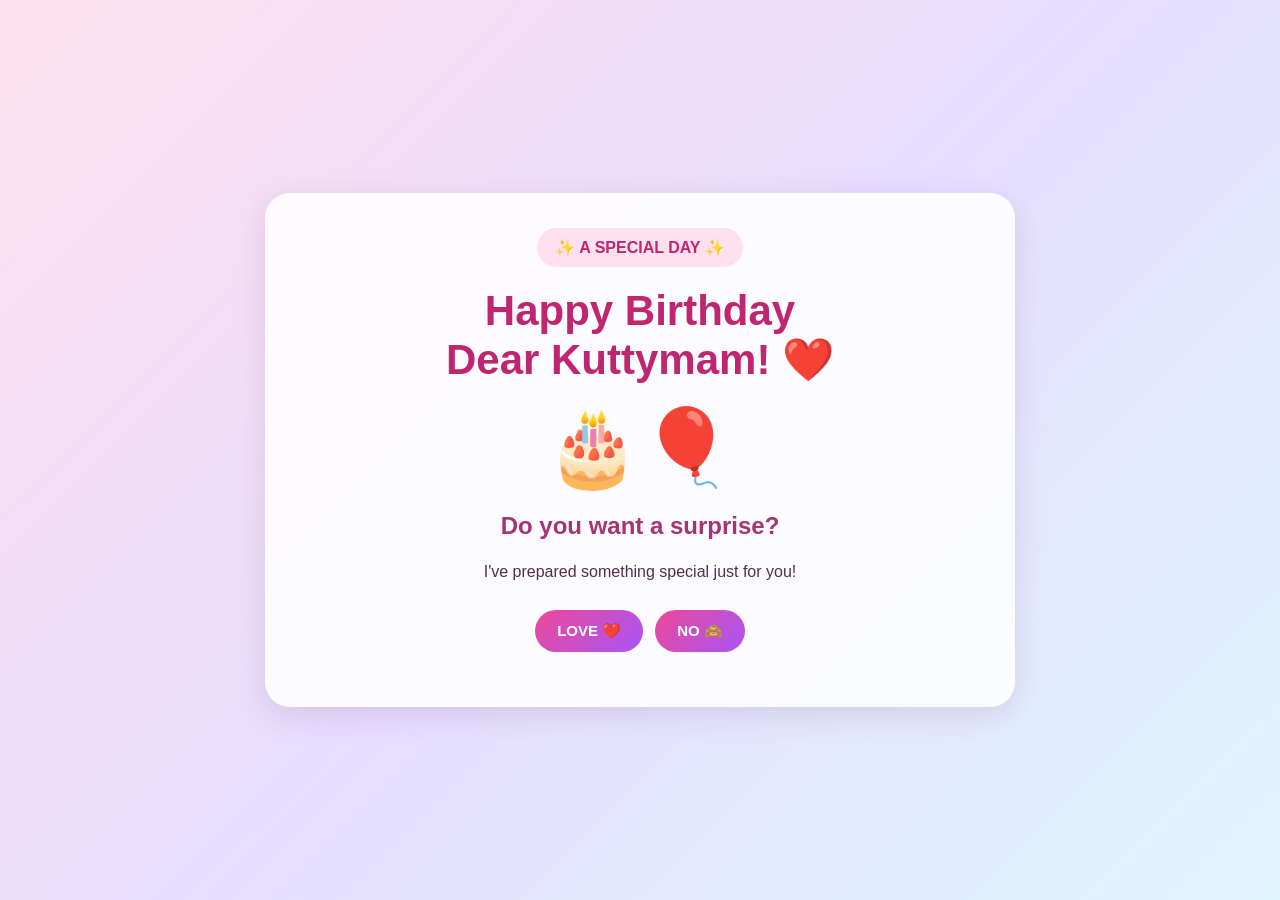
<file: index.html>
<!DOCTYPE html>
<html lang="en">
<head>
    <meta charset="UTF-8">
    <meta name="viewport" content="width=device-width, initial-scale=1">
    <title>Birthday Surprise 💗</title>
    <base target="websiteFrame">
    <link rel="stylesheet" href="style.css">
</head>
<body>
<section class="page">
    <div class="content">
        <div class="tag">✨ A SPECIAL DAY ✨</div>
        <h1>Happy Birthday<br>Dear Kuttymam! ❤️</h1>
        <div class="emoji">🎂🎈</div>
        <h2>Do you want a surprise?</h2>
        <p>I've prepared something special just for you!</p>
        <div class="button-group">
            <a href="letter.html" class="btn">LOVE ❤️</a>
            <button onclick="noMessage()">NO 🙈</button>
        </div>
        <p class="message" id="response"></p>
    </div>
</section>
<script>
function noMessage() {
    document.getElementById("response").innerHTML =
    "No option illa! 😂 You must accept my surprise! ❤️";
}
</script>
<script src="song.js"></script>
</body>
</html>
</file>
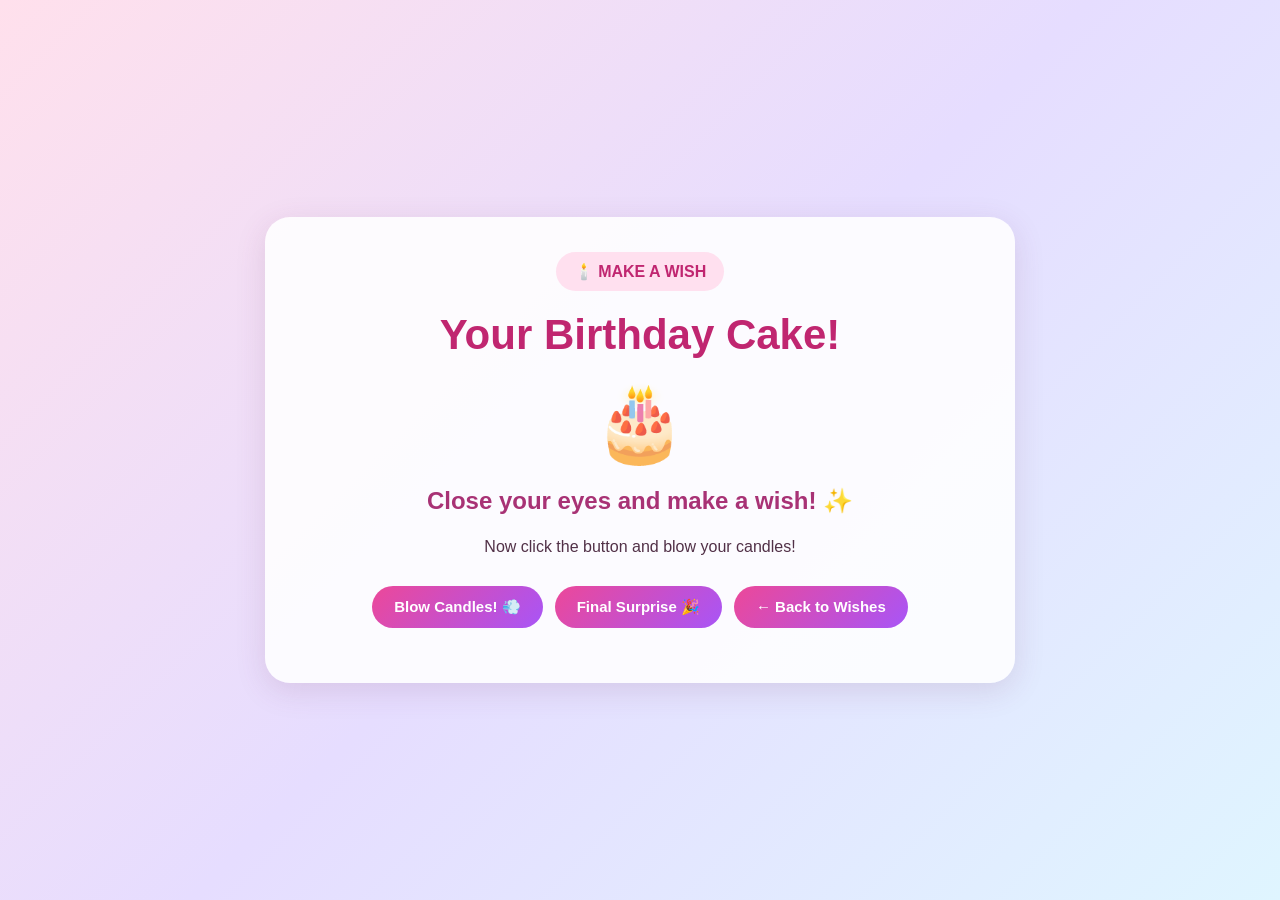
<file: cake.html>
<!DOCTYPE html>
<html lang="en">
<head>
    <meta charset="UTF-8">
    <meta name="viewport" content="width=device-width, initial-scale=1">
    <title>Birthday Cake 🎂</title>
    <base target="websiteFrame">
    <link rel="stylesheet" href="style.css">
</head>
<body>
<section class="page">
<div class="content">
    <div class="tag">🕯️ MAKE A WISH</div>
    <h1>Your Birthday Cake!</h1>
    <div class="emoji" id="cake">🎂</div>
    <h2>Close your eyes and make a wish! ✨</h2>
    <p>Now click the button and blow your candles!</p>

    <div class="button-group">
        <button onclick="blowCandles()">Blow Candles! 💨</button>
        <a href="surprise.html" class="btn">Final Surprise 🎉</a>
        <a href="wishes.html" class="btn">← Back to Wishes</a>
    </div>

    <p class="message" id="cakeMessage"></p>
</div>
</section>

<script>
function blowCandles() {
    document.getElementById("cake").innerHTML = "🍰";
    document.getElementById("cakeMessage").innerHTML =
        "Wish granted! May all your dreams come true! 🥳❤️";
}
</script>
<script src="song.js"></script>
</body>
</html>
</file>
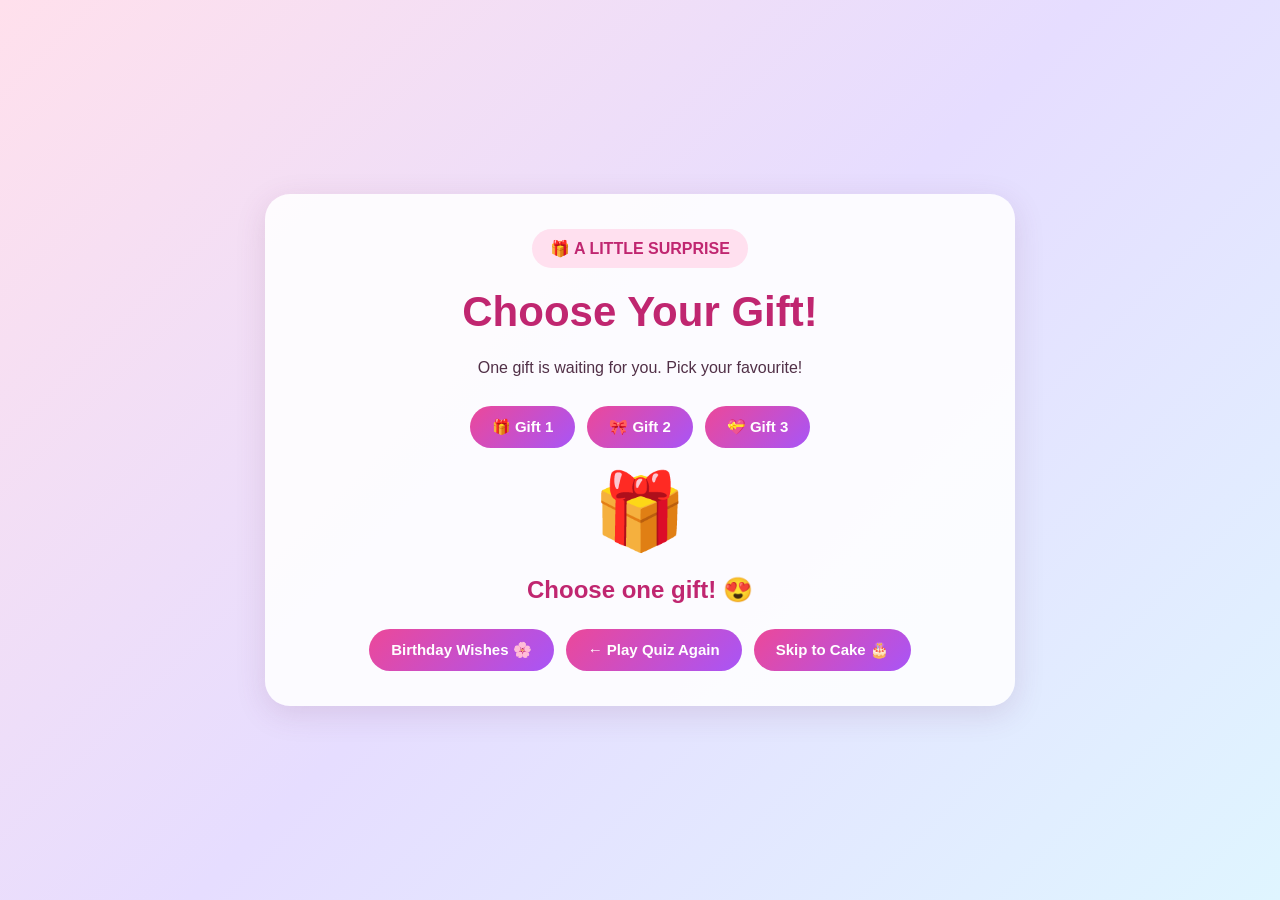
<file: game.html>
<!DOCTYPE html>
<html lang="en">
<head>
    <meta charset="UTF-8">
    <meta name="viewport" content="width=device-width, initial-scale=1">
    <title>Choose Your Gift</title>
    <base target="websiteFrame">
    <link rel="stylesheet" href="style.css">
</head>
<body>
<section class="page">
    <div class="content">
        <div class="tag">🎁 A LITTLE SURPRISE</div>
        <h1>Choose Your Gift!</h1>
        <p>One gift is waiting for you. Pick your favourite!</p>

        <div class="button-group">
            <button class="btn gift" onclick="openGift(1)">🎁 Gift 1</button>
            <button class="btn gift" onclick="openGift(2)">🎀 Gift 2</button>
            <button class="btn gift" onclick="openGift(3)">💝 Gift 3</button>
        </div>

        <div class="emoji" id="giftEmoji">🎁</div>
        <h2 class="message" id="giftMessage">Choose one gift! 😍</h2>

        <div class="button-group">
            <a href="wishes.html" class="btn">Birthday Wishes 🌸</a>
            <a href="quiz.html" class="btn">← Play Quiz Again</a>
            <a href="cake.html" class="btn">Skip to Cake 🎂</a>
        </div>
    </div>
</section>

<script>
function openGift(number) {
    const gifts = {
        1: ["💖", "Your gift is unlimited LOVE! You are special!"],
        2: ["👑", "Your gift is a crown! You are today's QUEEN!"],
        3: ["🧸", "Your gift is a big virtual hug! 🤗"]
    };

    document.getElementById("giftEmoji").innerHTML = gifts[number][0];
    document.getElementById("giftMessage").innerHTML = gifts[number][1];
}
</script>
<script src="song.js"></script>
</body>
</html>
</file>
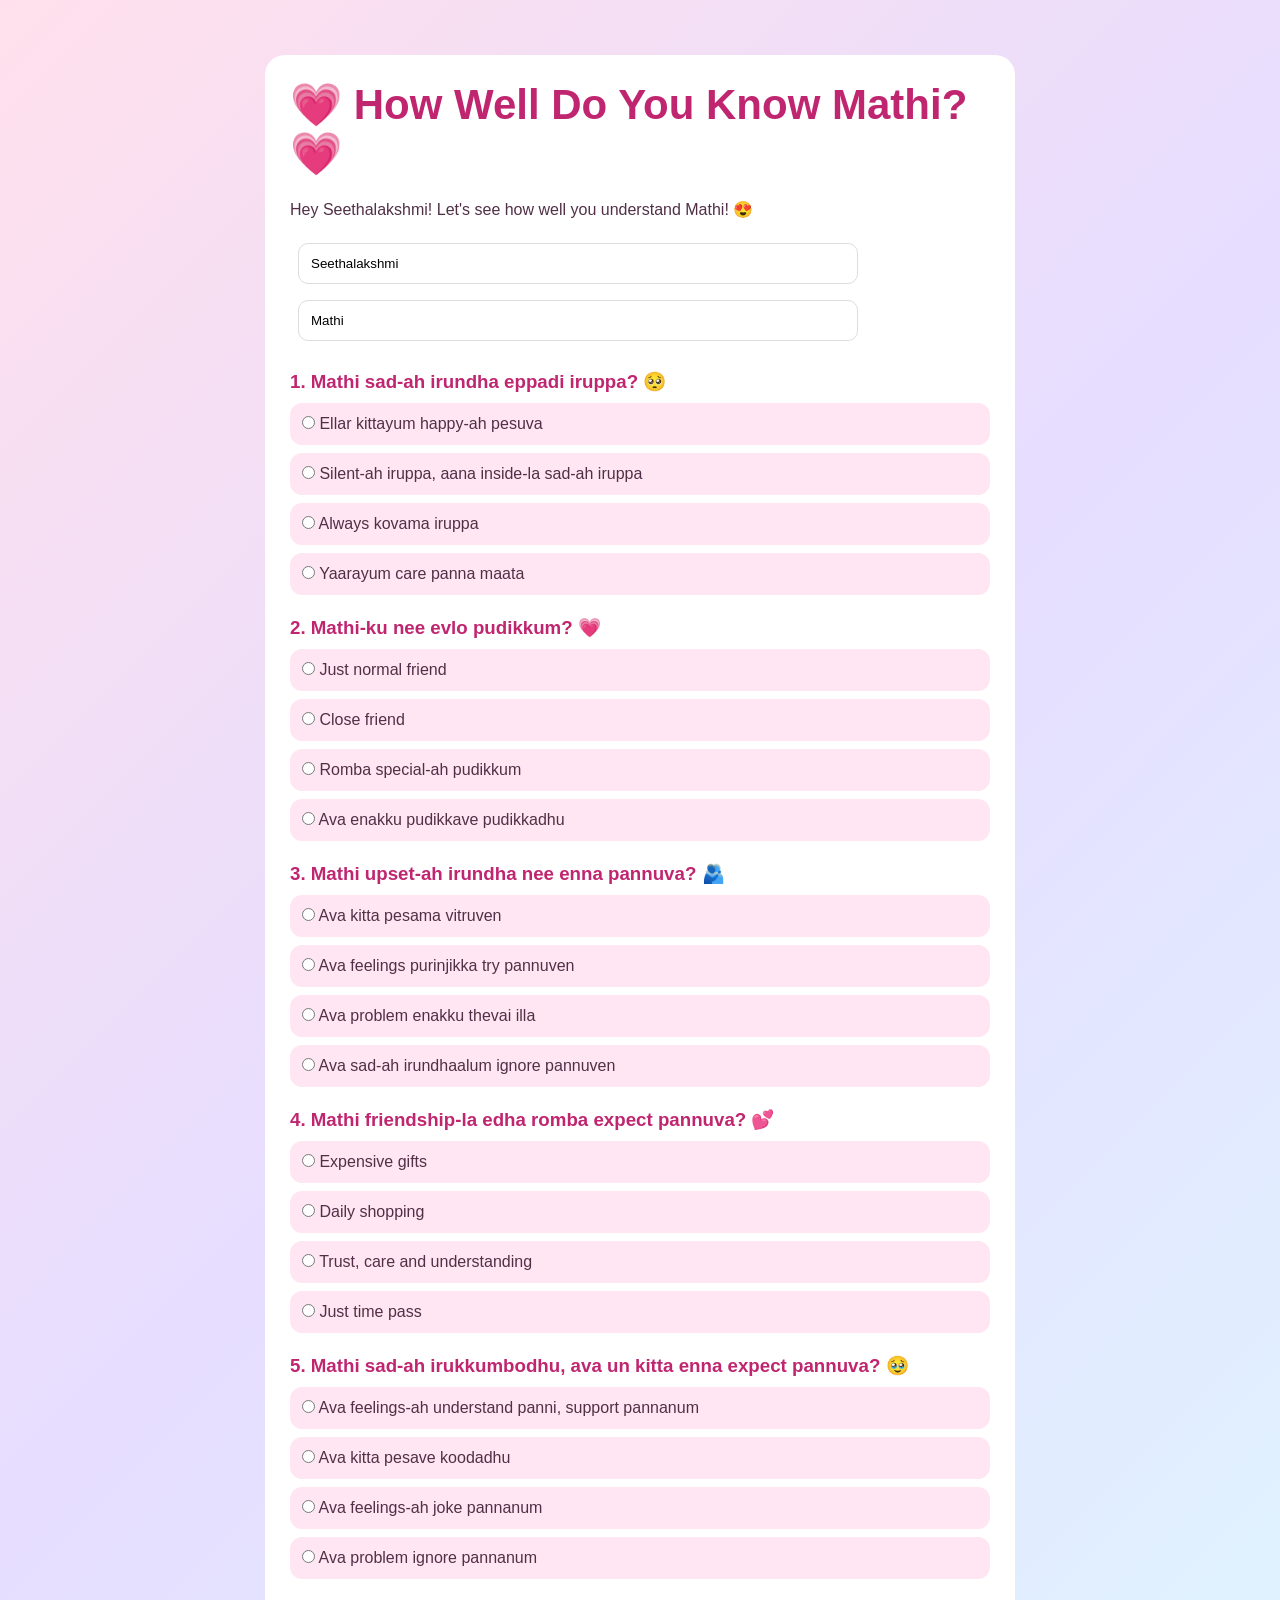
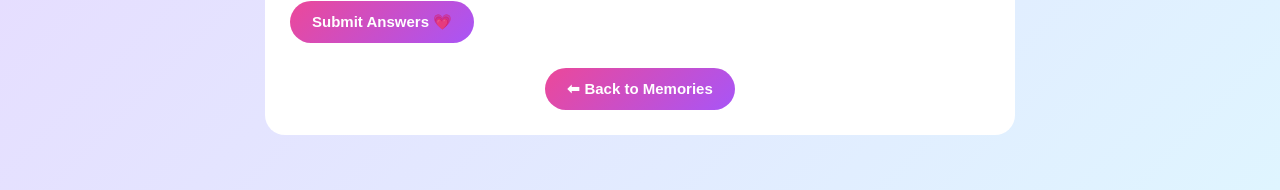
<file: gift.html>
<!DOCTYPE html>
<html lang="en">
<head>
    <meta charset="UTF-8">
    <meta name="viewport" content="width=device-width, initial-scale=1">
    <title>Choose Your Gift 🎁</title>

    <base target="websiteFrame">
    <link rel="stylesheet" href="style.css">

    <style>
        /* GIFT POPUP */
        .gift-popup {
            display: none;
            position: fixed;
            inset: 0;
            background: rgba(40, 20, 50, 0.75);
            z-index: 9999;
            justify-content: center;
            align-items: center;
            padding: 20px;
        }

        .gift-card {
            background: linear-gradient(135deg, #fff0f6, #f4e6ff);
            width: 100%;
            max-width: 370px;
            padding: 30px 22px;
            border-radius: 25px;
            text-align: center;
            box-shadow: 0 10px 35px rgba(0,0,0,0.25);
            position: relative;
            animation: popIn 0.4s ease;
        }

        @keyframes popIn {
            from {
                transform: scale(0.6);
                opacity: 0;
            }
            to {
                transform: scale(1);
                opacity: 1;
            }
        }

        .gift-item {
            font-size: 85px;
            margin: 15px 0;
            animation: bounce 1.5s infinite;
        }

        @keyframes bounce {
            0%, 100% { transform: translateY(0); }
            50% { transform: translateY(-10px); }
        }

        .gift-card h2 {
            color: #d63384;
            margin-bottom: 12px;
        }

        .gift-card p {
            color: #754568;
            font-size: 17px;
            line-height: 1.6;
            margin-bottom: 20px;
        }

        .close-gift {
            background: #e7549b;
            color: white;
            border: none;
            padding: 11px 25px;
            border-radius: 25px;
            font-size: 15px;
            cursor: pointer;
        }

        .close-gift:hover {
            background: #c9367e;
        }

        .gift-card .gift-subtitle {
            color: #b34d87;
            font-weight: bold;
            font-size: 14px;
        }
    </style>
</head>

<body>

<section class="page">
<div class="content">

    <div class="tag">🎁 A LITTLE SURPRISE</div>

    <h1>Choose Your Gift!</h1>

    <p>One gift is waiting for you. Pick your favourite!</p>

    <div class="button-group">
        <button onclick="openGift(1)">🎁 Gift 1</button>
        <button onclick="openGift(2)">🎀 Gift 2</button>
        <button onclick="openGift(3)">💝 Gift 3</button>
    </div>

    <div class="emoji" id="giftEmoji">🎁</div>

    <h2 id="giftMessage">Choose one gift! 😍</h2>

    <div class="button-group">
        <a href="wishes.html" class="btn">Birthday Wishes 🌸</a>
        <a href="quiz.html" class="btn">← Play Quiz Again</a>
        <a href="cake.html" class="btn">Skip to Cake 🎂</a>
    </div>

</div>
</section>


<!-- GIFT POPUP -->
<div class="gift-popup" id="giftPopup">

    <div class="gift-card">

        <div class="gift-subtitle">A SPECIAL GIFT FOR YOU 💗</div>

        <div class="gift-item" id="popupGift">🖼️</div>

        <h2 id="popupTitle">Your Special Gift!</h2>

        <p id="popupQuote">
            You deserve all the happiness in the world! 💕
        </p>

        <button class="close-gift" onclick="closeGift()">
            Close 💗
        </button>

    </div>

</div>


<script>

if (sessionStorage.getItem("mathiGiftUnlocked") !== "yes") {
    alert("Please complete the quiz with 5/5 first! 💗");
    window.location.replace("quiz.html");
}

function openGift(number) {

    const gifts = {

        1: {
            emoji: "🖼️",
            title: "A Beautiful Photo Frame! 💖",
            quote: "Some memories are priceless, and some people make every memory beautiful. Keep smiling and creating beautiful memories! 🌸"
        },

        2: {
            emoji: "✨💎",
            title: "Beautiful Jhumkas! 💕",
            quote: "May your life sparkle as beautifully as these jhumkas. Never stop shining, because your smile is your prettiest jewellery! 👑"
        },

        3: {
            emoji: "⌚",
            title: "A Lovely Watch! 🎀",
            quote: "Time flies, but beautiful moments stay forever. May every second of your life be filled with happiness, love and success! 💗"
        }

    };

    document.getElementById("popupGift").innerHTML = gifts[number].emoji;
    document.getElementById("popupTitle").innerHTML = gifts[number].title;
    document.getElementById("popupQuote").innerHTML = gifts[number].quote;

    document.getElementById("giftEmoji").innerHTML = gifts[number].emoji;
    document.getElementById("giftMessage").innerHTML = gifts[number].title;

    document.getElementById("giftPopup").style.display = "flex";
}

function closeGift() {
    document.getElementById("giftPopup").style.display = "none";
}

document.getElementById("giftPopup").addEventListener("click", function(event) {
    if (event.target === this) {
        closeGift();
    }
});

</script>

<script src="song.js"></script>

</body>
</html>
</file>
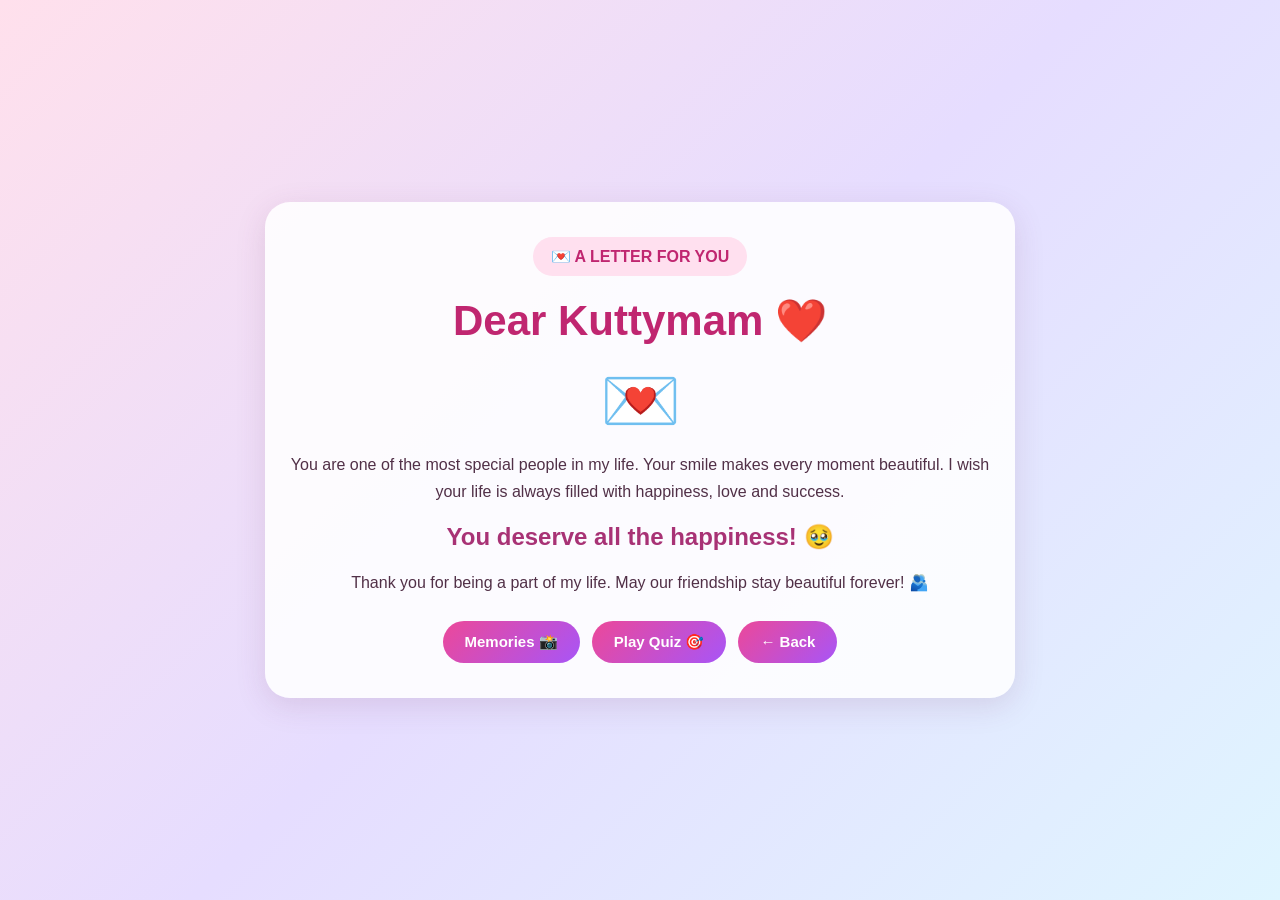
<file: letter.html>
<!DOCTYPE html>
<html lang="en">
<head>
    <meta charset="UTF-8">
    <meta name="viewport" content="width=device-width, initial-scale=1">
    <title>Birthday Letter 💌</title>

    <base target="websiteFrame">
    <link rel="stylesheet" href="style.css">

    <style>
        .letter-emoji {
            cursor: pointer;
            display: inline-block;
            font-size: 65px;
            transition: transform 0.3s;
        }

        .letter-emoji:hover {
            transform: scale(1.2) rotate(-10deg);
        }

        .letter-popup {
            display: none;
            position: fixed;
            inset: 0;
            background: rgba(35, 15, 45, 0.78);
            z-index: 9999;
            justify-content: center;
            align-items: center;
            padding: 20px;
        }

        .letter-card {
            background: linear-gradient(145deg, #fff5f8, #f4e8ff);
            width: 100%;
            max-width: 390px;
            max-height: 90vh;
            overflow-y: auto;
            padding: 30px 24px;
            border-radius: 22px;
            text-align: center;
            box-shadow: 0 10px 35px rgba(0,0,0,0.25);
            animation: letterOpen 0.5s ease;
            position: relative;
        }

        @keyframes letterOpen {
            from {
                opacity: 0;
                transform: translateY(30px) scale(0.8);
            }
            to {
                opacity: 1;
                transform: translateY(0) scale(1);
            }
        }

        .letter-paper {
            background: #fffdf7;
            padding: 22px 18px;
            border: 1px solid #f4c8d9;
            border-radius: 12px;
            margin: 18px 0;
            box-shadow: 0 4px 12px rgba(0,0,0,0.06);
        }

        .letter-paper h2 {
            color: #d64b89;
            margin-bottom: 15px;
        }

        .letter-paper p {
            color: #76546b;
            line-height: 1.8;
            font-size: 16px;
        }

        .letter-close {
            background: #e7549b;
            color: white;
            border: none;
            padding: 11px 28px;
            border-radius: 25px;
            cursor: pointer;
            font-size: 15px;
        }

        .letter-close:hover {
            background: #c9367e;
        }
    </style>
</head>

<body>

<section class="page">
    <div class="content">

        <div class="tag">💌 A LETTER FOR YOU</div>

        <h1>Dear Kuttymam ❤️</h1>

        <div class="letter-emoji" onclick="openLetter()">💌</div>

        <p>
            You are one of the most special people in my life.
            Your smile makes every moment beautiful.
            I wish your life is always filled with happiness,
            love and success.
        </p>

        <h2>You deserve all the happiness! 🥹</h2>

        <p>
            Thank you for being a part of my life.
            May our friendship stay beautiful forever! 🫂
        </p>

        <div class="button-group">
            <a href="memories.html" class="btn">Memories 📸</a>
            <a href="quiz.html" class="btn">Play Quiz 🎯</a>
            <a href="index.html" class="btn">← Back</a>
        </div>

    </div>
</section>


<!-- LETTER POPUP -->
<div class="letter-popup" id="letterPopup">

    <div class="letter-card">

        <div style="font-size:35px;">💌</div>

  
<div class="letter-paper">

    <h2>To My Dearest Kuttymam ❤️</h2>

    <p>
        Dear Kuttymam,
        <br><br>

        Whenever I see you, I feel like I am seeing
        my own mother. I am not just saying this casually;
        I genuinely mean it. 🥹
        <br><br>

        Whenever I feel low, just sitting beside you
        makes me feel better. Being around you gives me
        the same comfort, warmth and peace that I feel
        with my mom. ❤️
        <br><br>

        After college, I always wait for you to come hostel.
        I keep wondering when I will get to see you.
        Even spending a little time with you makes my day
        so much better. 🫂
        <br><br>

        Some people make us happy by talking,
        but some people make us happy just by being there.
        You are that special person in my life. 💗
        <br><br>

        Thank you for making me feel safe, loved
        and cared for. I hope our bond stays beautiful
        forever.
        <br><br>

        No matter how old I grow,
        I will always be your little one. 🥹
        <br><br>

        <b>I love you so much, Kuttymam! ❤️</b>
        <br><br>

        <b>With lots of love,</b>
        <br>
        Your KuttyMam ❤️
    </p>

</div>


        <button class="letter-close" onclick="closeLetter()">
            Close Letter 💕
        </button>

    </div>

</div>


<script>
function openLetter() {
    document.getElementById("letterPopup").style.display = "flex";
}

function closeLetter() {
    document.getElementById("letterPopup").style.display = "none";
}

document.getElementById("letterPopup").addEventListener("click", function(event) {
    if (event.target === this) {
        closeLetter();
    }
});
</script>

<script src="song.js"></script>

</body>
</html>
</file>
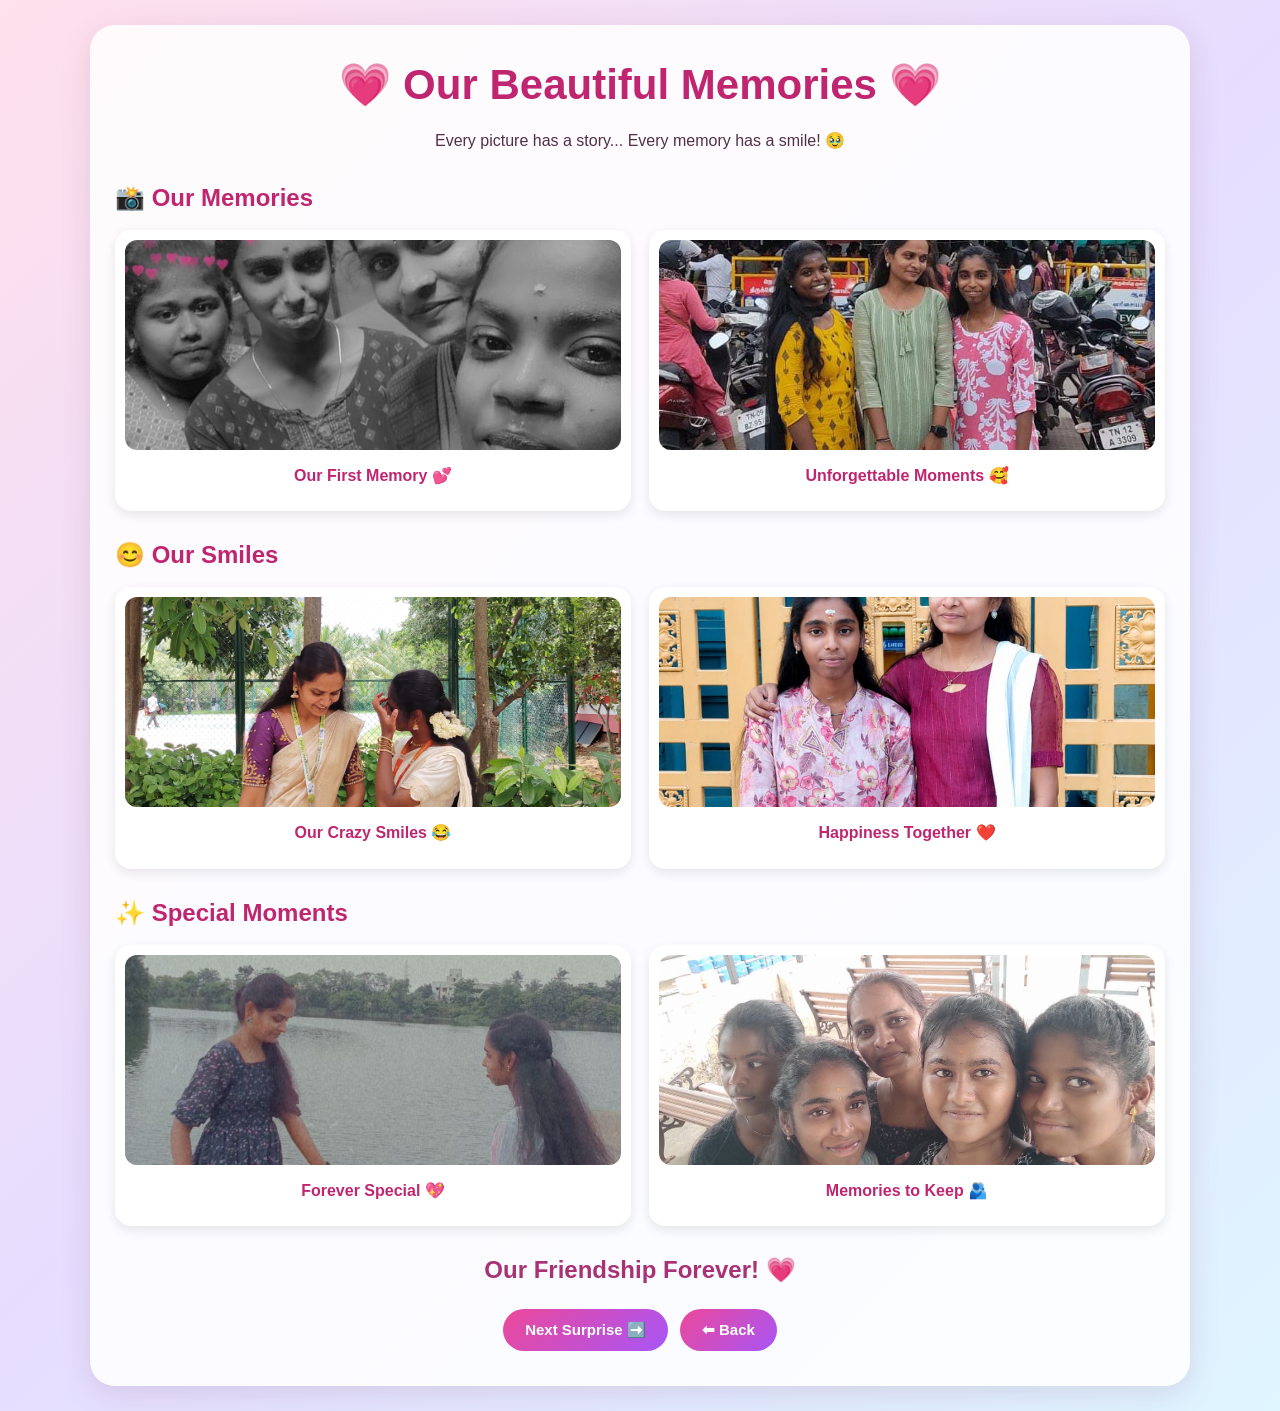
<file: memories.html>
<!DOCTYPE html>
<html lang="en">
<head>
    <meta charset="UTF-8">
    <meta name="viewport" content="width=device-width, initial-scale=1">
    <title>Our Memories 💗</title>
    <base target="websiteFrame">
    <link rel="stylesheet" href="style.css">
    <style>
        .content { max-width: 1100px; }
        .memory-section { margin: 30px 0; text-align: left; }
        .memory-section h2 { color: #c02670; }
        .photo-gallery {
            display: grid;
            grid-template-columns: repeat(2, minmax(0, 1fr));
            gap: 18px;
        }
        .photo-card {
            position: relative;
            background: white;
            padding: 10px;
            border-radius: 16px;
            cursor: pointer;
            transition: 0.3s;
            box-shadow: 0 4px 12px #00000018;
        }
        .photo-card img {
            width: 100%;
            height: 210px;
            object-fit: cover;
            border-radius: 12px;
            display: block;
            transition: 0.3s;
        }
        .photo-card p { color: #c02670; text-align: center; font-weight: bold; }
        .photo-card.active {
            background: linear-gradient(135deg, #ffb6d5, #d8baff);
            outline: 3px solid #d63384;
            box-shadow: 0 0 20px #d6338480;
            transform: scale(1.02);
        }
        .photo-card.active img { filter: saturate(1.3); transform: scale(0.97); }
        .heart {
            position: absolute;
            top: 35%;
            left: 45%;
            font-size: 30px;
            pointer-events: none;
            animation: floatHeart 1s forwards;
        }
        @keyframes floatHeart {
            from { opacity: 1; transform: translateY(0); }
            to { opacity: 0; transform: translateY(-70px); }
        }
        @media(max-width: 600px) {
            .photo-gallery { grid-template-columns: 1fr; }
            .photo-card img { height: 230px; }
        }
    </style>
</head>
<body>
<section class="page">
<div class="content">
    <h1>💗 Our Beautiful Memories 💗</h1>
    <p>Every picture has a story... Every memory has a smile! 🥹</p>

    <section class="memory-section">
        <h2>📸 Our Memories</h2>
        <div class="photo-gallery">
            <div class="photo-card" onclick="selectPhoto(this)">
                <img src="1.jpeg" alt="Memory 1">
                <p>Our First Memory 💕</p>
            </div>
            <div class="photo-card" onclick="selectPhoto(this)">
                <img src="2.jpeg" alt="Memory 2">
                <p>Unforgettable Moments 🥰</p>
            </div>
        </div>
    </section>

    <section class="memory-section">
        <h2>😊 Our Smiles</h2>
        <div class="photo-gallery">
            <div class="photo-card" onclick="selectPhoto(this)">
                <img src="4.jpeg" alt="Smile 1">
                <p>Our Crazy Smiles 😂</p>
            </div>
            <div class="photo-card" onclick="selectPhoto(this)">
                <img src="9.jpeg" alt="Smile 2">
                <p>Happiness Together ❤️</p>
            </div>
        </div>
    </section>

    <section class="memory-section">
        <h2>✨ Special Moments</h2>
        <div class="photo-gallery">
            <div class="photo-card" onclick="selectPhoto(this)">
                <img src="3.jpeg" alt="Special 1">
                <p>Forever Special 💖</p>
            </div>
            <div class="photo-card" onclick="selectPhoto(this)">
                <img src="5.jpeg" alt="Special 2">
                <p>Memories to Keep 🫂</p>
            </div>
        </div>
    </section>

    <h2>Our Friendship Forever! 💗</h2>
    <div class="button-group">
        <a href="quiz.html" class="btn">Next Surprise ➡️</a>
        <a href="letter.html" class="btn">⬅ Back</a>
    </div>
</div>
</section>

<script>
function selectPhoto(card) {
    card.classList.toggle("active");
    const heart = document.createElement("span");
    heart.className = "heart";
    heart.textContent = "💗";
    card.appendChild(heart);
    setTimeout(() => heart.remove(), 1000);
}
</script>
<script src="song.js"></script>
</body>
</html>
</file>
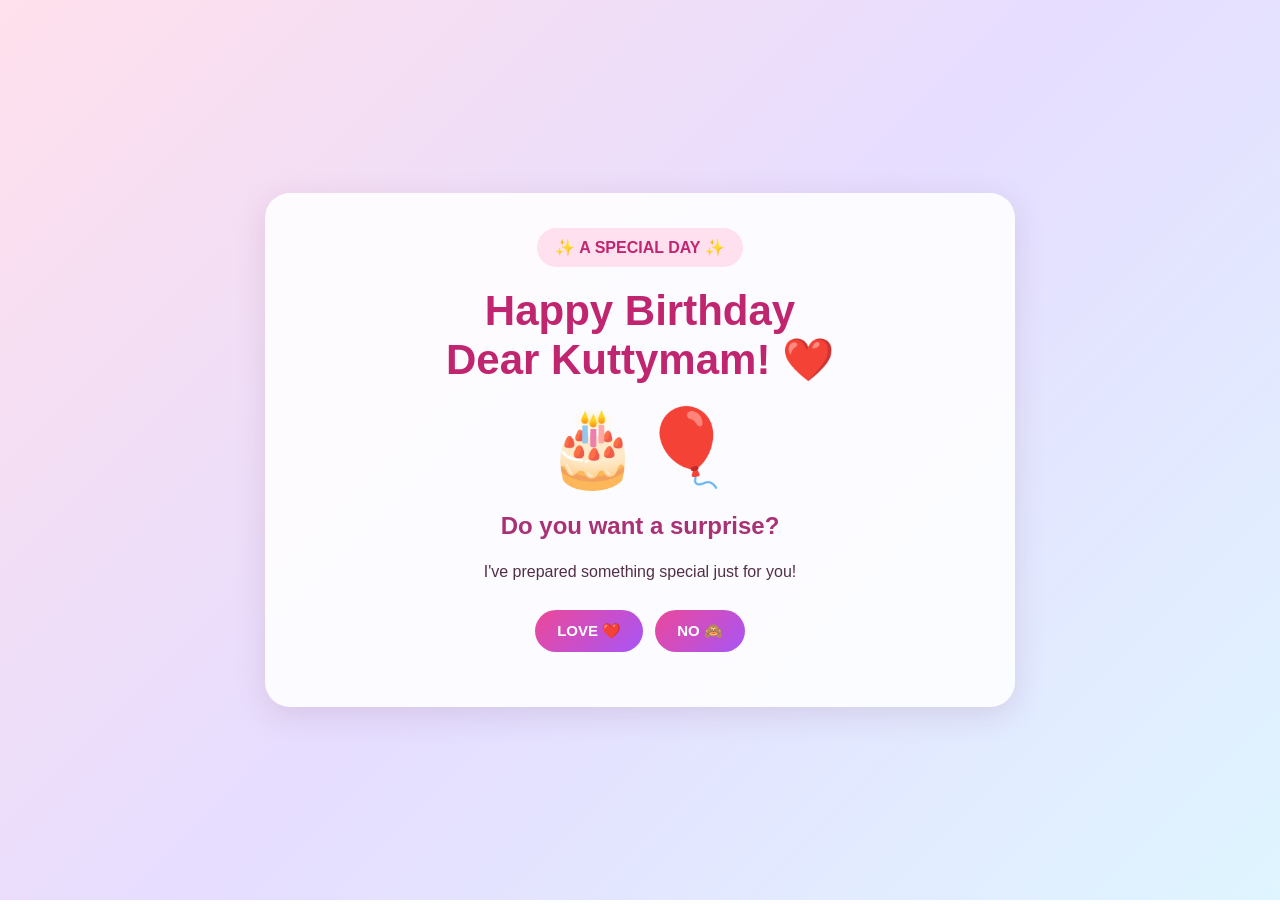
<file: music.html>
<!DOCTYPE html>
<html lang="en">
<head>
    <meta charset="UTF-8">
    <meta name="viewport" content="width=device-width, initial-scale=1.0">
    <title>Birthday Surprise ❤️</title>

    <style>
        * {
            margin: 0;
            padding: 0;
            box-sizing: border-box;
        }

        html, body {
            width: 100%;
            height: 100%;
            overflow: hidden;
        }

        iframe {
            width: 100%;
            height: 100%;
            border: none;
        }
    </style>
</head>
<body>

    <!-- MP3 is in the root folder -->
    <audio id="birthdaySong"
           src="birthday-song.mp3"
           loop
           preload="auto">
    </audio>

    <iframe
        name="websiteFrame"
        src="index.html">
    </iframe>

    <script>
        const song = document.getElementById("birthdaySong");
        song.volume = 0.7;

        function playBirthdaySong() {
            if (song.paused) {
                song.play().catch(error => {
                    console.log("Browser requires a user click to play music.");
                });
            }
        }

        window.addEventListener("message", function(event) {
            if (event.data === "birthday-song-user-action") {
                playBirthdaySong();
            }
        });
    </script>

</body>
</html>
</file>
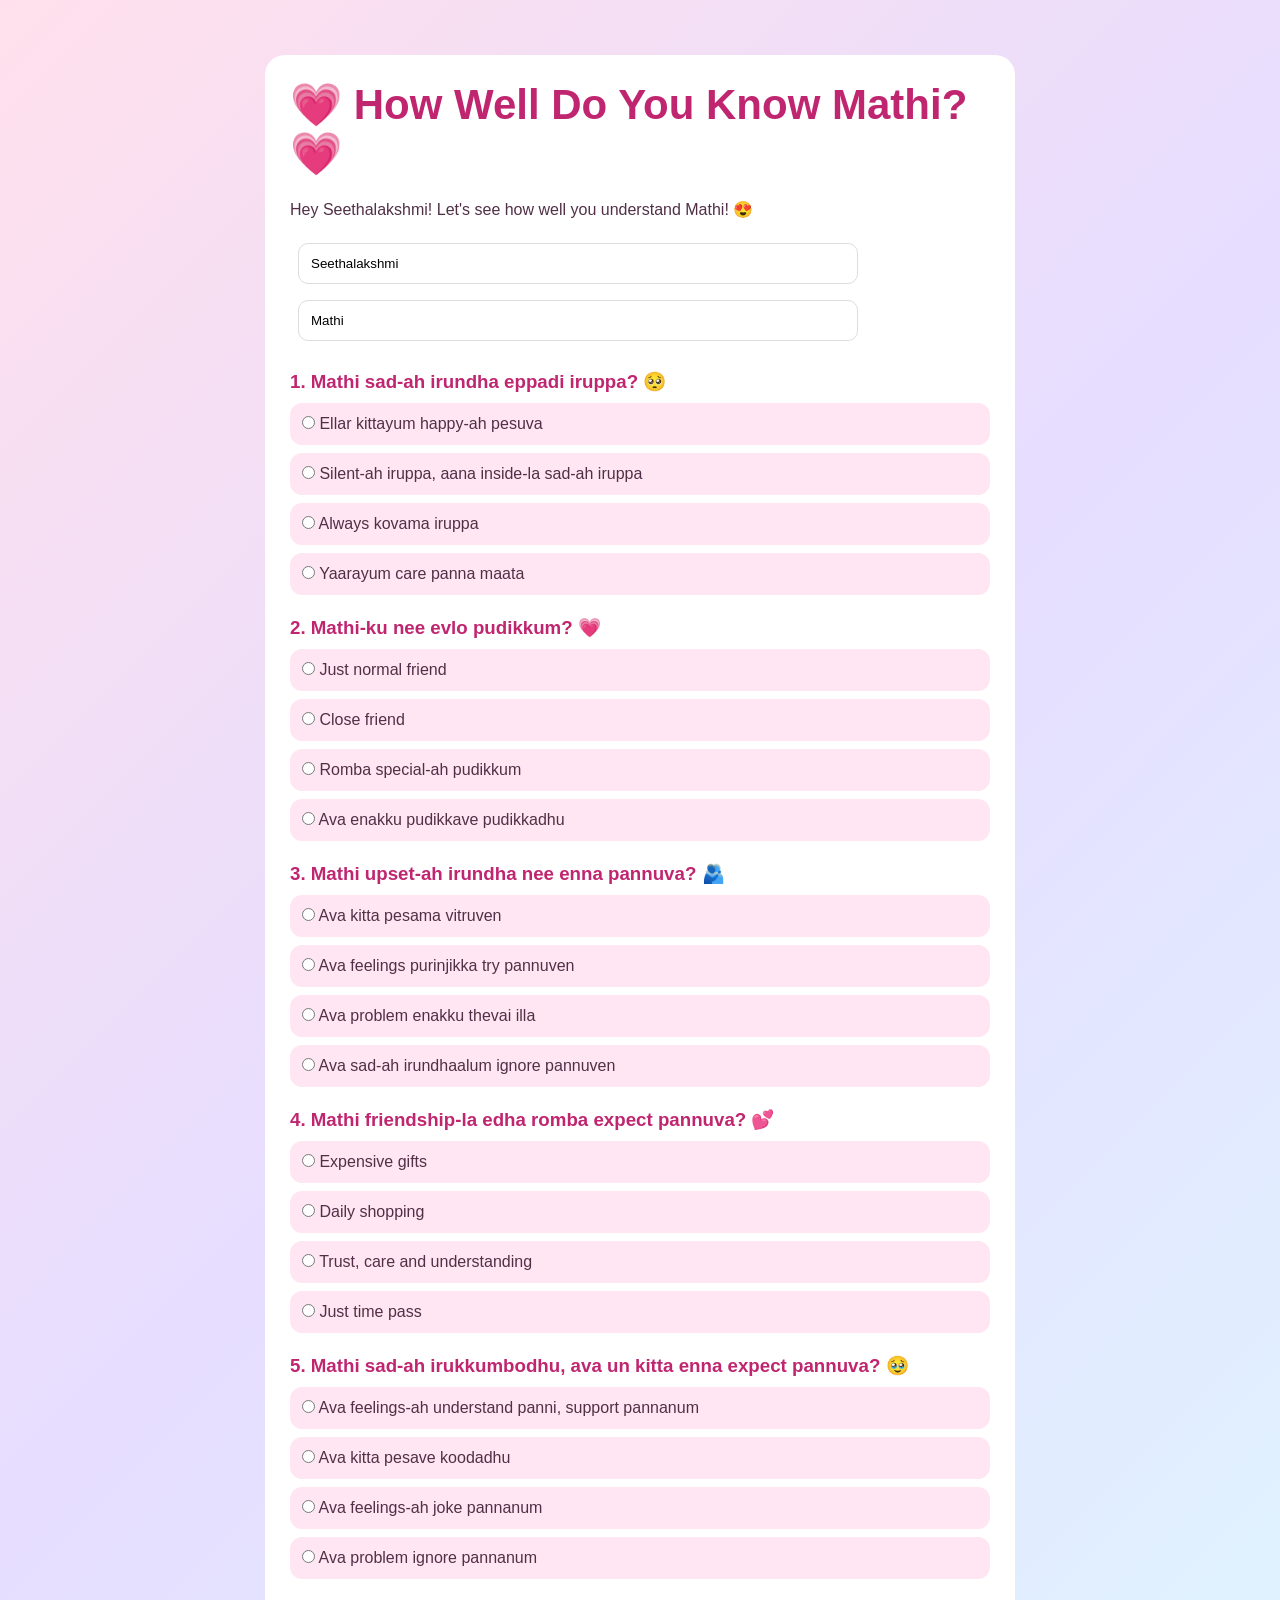
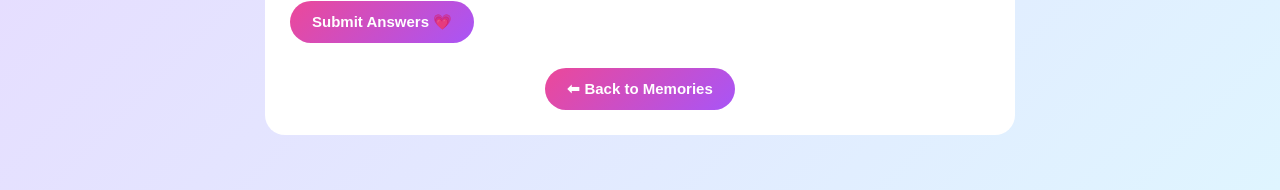
<file: quiz.html>
<!DOCTYPE html>
<html lang="en">
<head>
    <meta charset="UTF-8">
    <meta name="viewport" content="width=device-width, initial-scale=1">
    <title>How Well Do You Know Mathi? 💗</title>
    <base target="websiteFrame">
    <link rel="stylesheet" href="style.css">
    <style>
        .quiz-box {
            max-width: 750px;
            width: 95%;
            margin: 30px auto;
            padding: 25px;
            background: white;
            border-radius: 20px;
        }
        .question { text-align: left; margin: 22px 0; }
        .question h3 { color: #c02670; margin-bottom: 10px; }
        .question label {
            display: block;
            padding: 12px;
            margin: 8px 0;
            background: #ffe6f2;
            border-radius: 12px;
            cursor: pointer;
        }
        .question label:hover { background: #ffcce5; }
        .name-box input {
            width: 80%;
            padding: 12px;
            margin: 8px;
            border: 1px solid #ddd;
            border-radius: 10px;
        }
        #giftButton { display: none; margin: 20px auto; }
    </style>
</head>
<body>
<section class="page">
<div class="quiz-box">
    <h1>💗 How Well Do You Know Mathi? 💗</h1>
    <p>Hey Seethalakshmi! Let's see how well you understand Mathi! 😍</p>

    <div class="name-box">
        <input type="text" id="friendName" value="Seethalakshmi" placeholder="Your name">
        <input type="text" id="mathiName" value="Mathi" placeholder="Mathi's name">
    </div>

    <form id="quizForm">
        <div class="question">
            <h3>1. Mathi sad-ah irundha eppadi iruppa? 🥺</h3>
            <label><input type="radio" name="q1" value="a"> Ellar kittayum happy-ah pesuva</label>
            <label><input type="radio" name="q1" value="b"> Silent-ah iruppa, aana inside-la sad-ah iruppa</label>
            <label><input type="radio" name="q1" value="c"> Always kovama iruppa</label>
            <label><input type="radio" name="q1" value="d"> Yaarayum care panna maata</label>
        </div>
        <div class="question">
            <h3>2. Mathi-ku nee evlo pudikkum? 💗</h3>
            <label><input type="radio" name="q2" value="a"> Just normal friend</label>
            <label><input type="radio" name="q2" value="b"> Close friend</label>
            <label><input type="radio" name="q2" value="c"> Romba special-ah pudikkum</label>
            <label><input type="radio" name="q2" value="d"> Ava enakku pudikkave pudikkadhu</label>
        </div>
        <div class="question">
            <h3>3. Mathi upset-ah irundha nee enna pannuva? 🫂</h3>
            <label><input type="radio" name="q3" value="a"> Ava kitta pesama vitruven</label>
            <label><input type="radio" name="q3" value="b"> Ava feelings purinjikka try pannuven</label>
            <label><input type="radio" name="q3" value="c"> Ava problem enakku thevai illa</label>
            <label><input type="radio" name="q3" value="d"> Ava sad-ah irundhaalum ignore pannuven</label>
        </div>
        <div class="question">
            <h3>4. Mathi friendship-la edha romba expect pannuva? 💕</h3>
            <label><input type="radio" name="q4" value="a"> Expensive gifts</label>
            <label><input type="radio" name="q4" value="b"> Daily shopping</label>
            <label><input type="radio" name="q4" value="c"> Trust, care and understanding</label>
            <label><input type="radio" name="q4" value="d"> Just time pass</label>
        </div>
        <div class="question">
            <h3>5. Mathi sad-ah irukkumbodhu, ava un kitta enna expect pannuva? 🥹</h3>
            <label><input type="radio" name="q5" value="a"> Ava feelings-ah understand panni, support pannanum</label>
            <label><input type="radio" name="q5" value="b"> Ava kitta pesave koodadhu</label>
            <label><input type="radio" name="q5" value="c"> Ava feelings-ah joke pannanum</label>
            <label><input type="radio" name="q5" value="d"> Ava problem ignore pannanum</label>
        </div>
        <button type="button" onclick="checkAnswers()">Submit Answers 💗</button>
    </form>

    <div id="result"></div>
    <div id="friendship"></div>
    <div id="giftMessage"></div>
    <button id="giftButton" onclick="openGift()">🎁 Open Your Birthday Gift</button>

    <div class="button-group">
        <a href="memories.html" class="btn">⬅ Back to Memories</a>
    </div>
</div>
</section>

<script>
function checkAnswers() {
    const answers = { q1: "b", q2: "c", q3: "b", q4: "c", q5: "a" };
    let score = 0;

    for (let question in answers) {
        const selected = document.querySelector(
            'input[name="' + question + '"]:checked'
        );
        if (!selected) {
            alert("Please answer all 5 questions! 💗");
            return;
        }
        if (selected.value === answers[question]) score++;
    }

    const friendName =
        document.getElementById("friendName").value.trim() || "Seethalakshmi";
    const mathiName =
        document.getElementById("mathiName").value.trim() || "Mathi";
    const percentage = score * 20;

    document.getElementById("result").innerHTML =
        "<h2>Your Score: " + score + " / 5 💗</h2>";

    document.getElementById("friendship").innerHTML =
        "<h2>💞 Friendship Result 💞</h2>" +
        "<h3>" + friendName + " 💗 " + mathiName + "</h3>" +
        "<h1>" + percentage + "% Friendship 💕</h1>";

    const giftButton = document.getElementById("giftButton");
    const giftMessage = document.getElementById("giftMessage");

    if (score === 5) {
        giftButton.style.display = "block";
        giftMessage.innerHTML =
            "<h2>🎉 Wow! You understand Mathi very well! 😍</h2>" +
            "<p>Your special gift is unlocked! 🎁</p>";
        sessionStorage.setItem("mathiGiftUnlocked", "yes");
    } else {
        giftButton.style.display = "none";
        giftMessage.innerHTML =
            "<h3>🥹 " + (5-score) +
            " more correct answer(s) needed! Try again! 💗</h3>";
        sessionStorage.removeItem("mathiGiftUnlocked");
    }
}

function openGift() {
    if (sessionStorage.getItem("mathiGiftUnlocked") === "yes") {
        window.location.href = "gift.html";
    } else {
        alert("First get 5/5 to unlock your gift! 💗");
    }
}
</script>
<script src="song.js"></script>
</body>
</html>
</file>
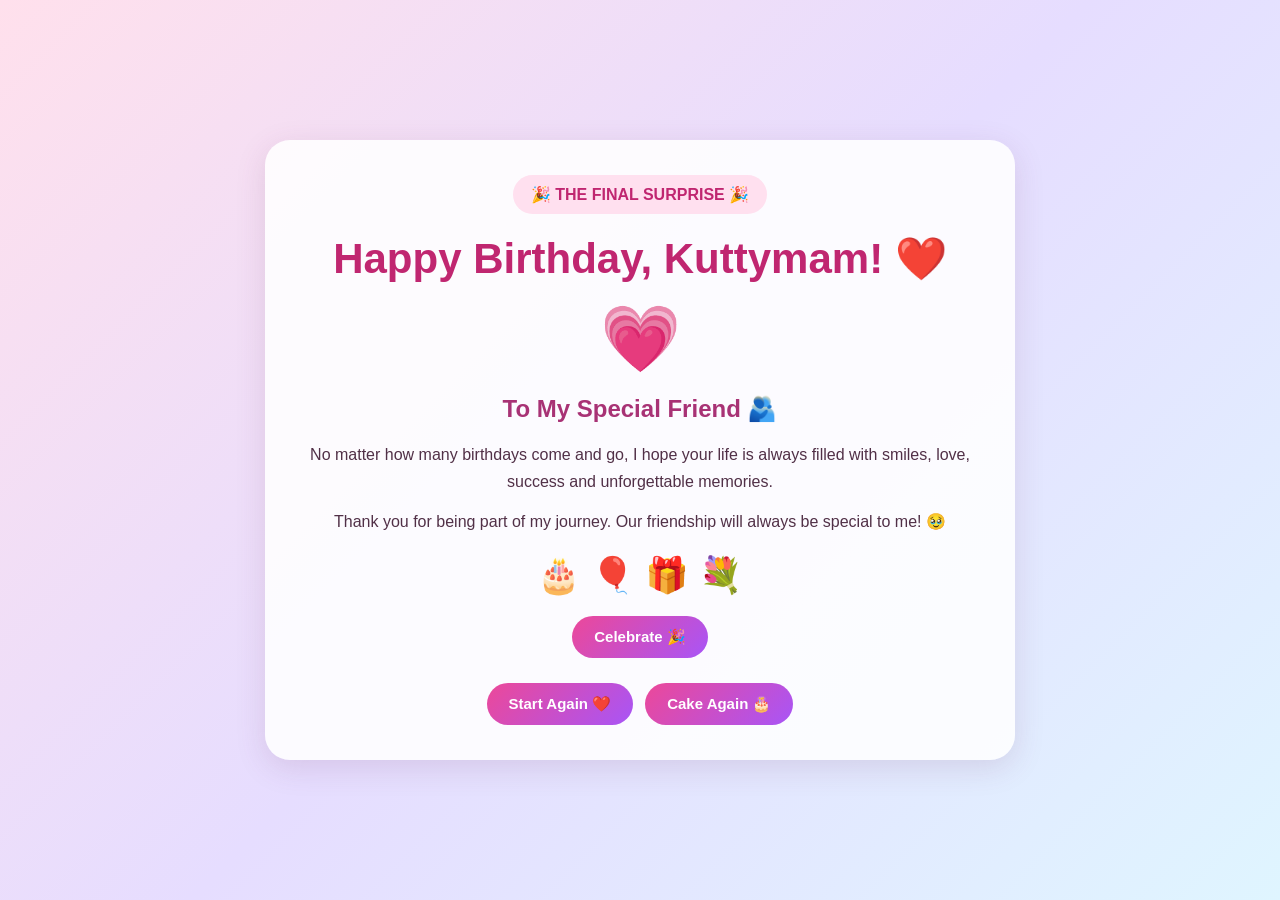
<file: surprise.html>
<!DOCTYPE html>
<html lang="en">
<head>
    <meta charset="UTF-8">
    <meta name="viewport" content="width=device-width, initial-scale=1">
    <title>Final Birthday Surprise 🎉</title>
    <base target="websiteFrame">
    <link rel="stylesheet" href="style.css">
    <style>
        .final-heart {
            font-size: 65px;
            animation: heartbeat 1s infinite;
        }
        @keyframes heartbeat {
            0%, 100% { transform: scale(1); }
            50% { transform: scale(1.2); }
        }
        .celebration { font-size: 35px; margin: 20px; }
    </style>
</head>
<body>
<section class="page">
<div class="content">
    <div class="tag">🎉 THE FINAL SURPRISE 🎉</div>
    <h1>Happy Birthday, Kuttymam! ❤️</h1>
    <div class="final-heart">💗</div>
    <h2>To My Special Friend 🫂</h2>
    <p>
        No matter how many birthdays come and go,
        I hope your life is always filled with smiles,
        love, success and unforgettable memories.
    </p>
    <p>
        Thank you for being part of my journey.
        Our friendship will always be special to me! 🥹
    </p>
    <div class="celebration">🎂 🎈 🎁 💐</div>
    <button onclick="celebrate()">Celebrate 🎉</button>
    <p class="message" id="finalMessage"></p>
    <div class="button-group">
        <a href="index.html" class="btn">Start Again ❤️</a>
        <a href="cake.html" class="btn">Cake Again 🎂</a>
    </div>
</div>
</section>

<script>
function celebrate() {
    document.getElementById("finalMessage").innerHTML =
        "🎉 Happy Birthday! Keep smiling forever! Love you, kuttymam! ❤️🥳";
}
</script>
<script src="song.js"></script>
</body>
</html>
</file>
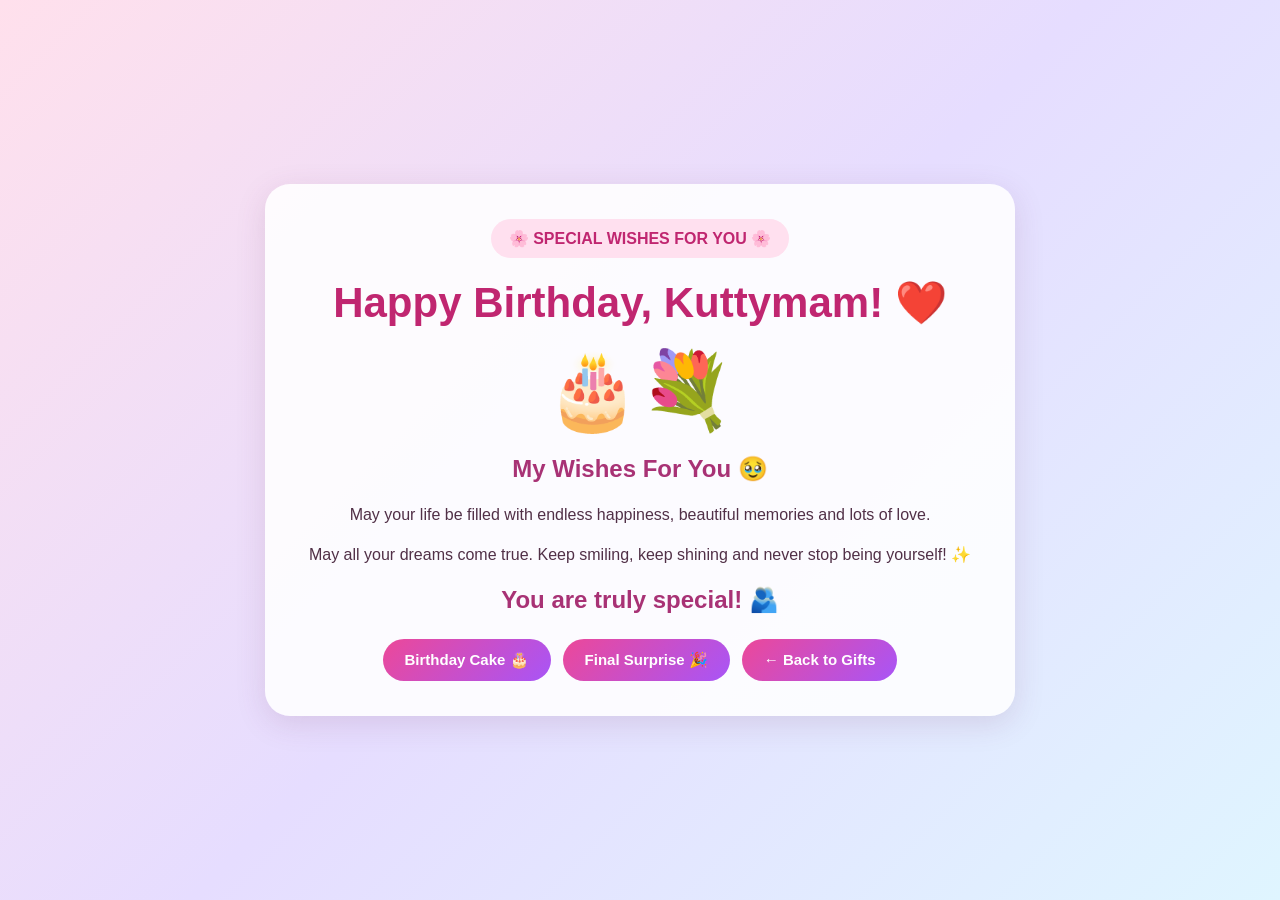
<file: wishes.html>
<!DOCTYPE html>
<html lang="en">
<head>
    <meta charset="UTF-8">
    <meta name="viewport" content="width=device-width, initial-scale=1">
    <title>Birthday Wishes 🌸</title>
    <base target="websiteFrame">
    <link rel="stylesheet" href="style.css">
</head>
<body>
<section class="page">
<div class="content">
    <div class="tag">🌸 SPECIAL WISHES FOR YOU 🌸</div>
    <h1>Happy Birthday, Kuttymam! ❤️</h1>
    <div class="emoji">🎂💐</div>
    <h2>My Wishes For You 🥹</h2>
    <p>
        May your life be filled with endless happiness,
        beautiful memories and lots of love.
    </p>
    <p>
        May all your dreams come true.
        Keep smiling, keep shining and never stop being yourself! ✨
    </p>
    <h2>You are truly special! 🫂</h2>
    <div class="button-group">
        <a href="cake.html" class="btn">Birthday Cake 🎂</a>
        <a href="surprise.html" class="btn">Final Surprise 🎉</a>
        <a href="gift.html" class="btn">← Back to Gifts</a>
    </div>
</div>
</section>
<script src="song.js"></script>
</body>
</html>
</file>
<file: style.css>
* {
    margin: 0;
    padding: 0;
    box-sizing: border-box;
}

body {
    min-height: 100vh;
    font-family: Arial, sans-serif;
    background: linear-gradient(135deg, #ffe0ec, #e6ddff, #dff5ff);
    color: #513047;
}

.page {
    min-height: 100vh;
    width: 100%;
    display: flex;
    justify-content: center;
    align-items: center;
    padding: 25px;
}

.content {
    width: 100%;
    max-width: 750px;
    padding: 35px 25px;
    text-align: center;
    background: rgba(255,255,255,0.88);
    border-radius: 25px;
    box-shadow: 0 8px 30px rgba(120,60,100,0.15);
    animation: appear 0.8s ease;
}

@keyframes appear {
    from { opacity: 0; transform: translateY(20px); }
    to { opacity: 1; transform: translateY(0); }
}

.tag {
    display: inline-block;
    background: #ffe0ef;
    color: #c02670;
    padding: 10px 18px;
    border-radius: 30px;
    font-weight: bold;
    margin-bottom: 20px;
}

h1 {
    color: #c02670;
    font-size: clamp(28px, 5vw, 42px);
    margin-bottom: 18px;
}

h2 {
    color: #a83275;
    margin: 18px 0;
}

p {
    line-height: 1.7;
    margin: 12px 0;
}

.emoji {
    font-size: 75px;
    margin: 20px;
    animation: bounce 2s infinite;
}

@keyframes bounce {
    0%, 100% { transform: translateY(0); }
    50% { transform: translateY(-10px); }
}

.button-group {
    display: flex;
    flex-wrap: wrap;
    justify-content: center;
    gap: 12px;
    margin-top: 25px;
}

.btn, button {
    display: inline-block;
    border: none;
    background: linear-gradient(135deg, #ec4899, #a855f7);
    color: white;
    padding: 12px 22px;
    border-radius: 30px;
    text-decoration: none;
    font-size: 15px;
    font-weight: bold;
    cursor: pointer;
    transition: 0.3s;
}

.btn:hover, button:hover {
    transform: translateY(-3px) scale(1.03);
    box-shadow: 0 6px 15px #d98bc4;
}

.message {
    color: #c02670;
    font-weight: bold;
    margin-top: 20px;
}

@media(max-width: 600px) {
    .content {
        padding: 25px 15px;
    }

    .button-group {
        flex-direction: column;
        align-items: center;
    }

    .button-group .btn,
    .button-group button {
        width: 90%;
    }
}
</file>
